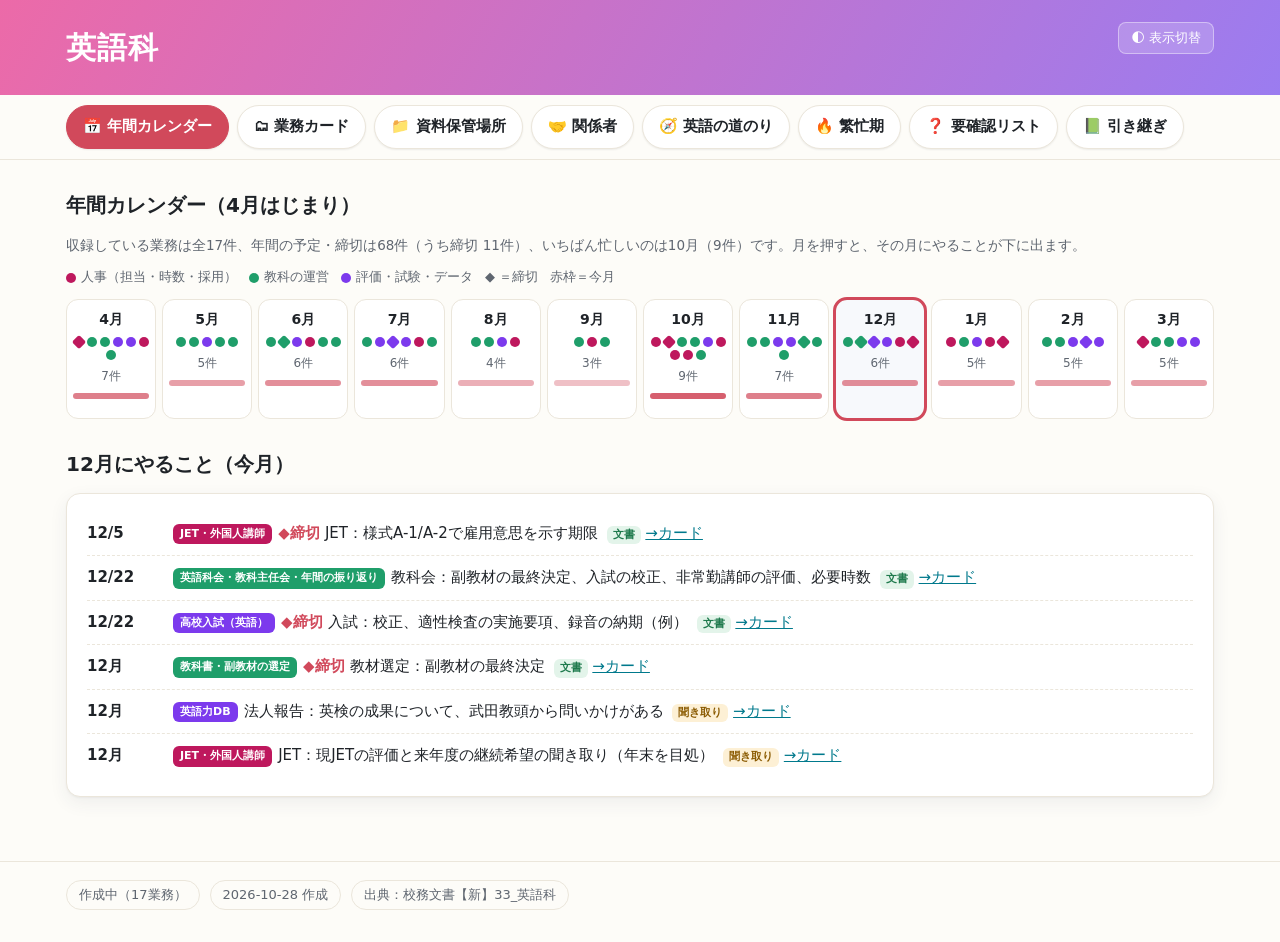
<file: hdb-96WJHQErrHXxQ9Q8/eigo.html>
<!doctype html>
<html lang="ja">
<head>
<meta charset="utf-8">
<meta name="viewport" content="width=device-width, initial-scale=1">
<title>英語科</title>
<link rel="icon" type="image/svg+xml" href="data:image/svg+xml,%3Csvg%20xmlns%3D%27http%3A%2F%2Fwww.w3.org%2F2000%2Fsvg%27%20viewBox%3D%270%200%2064%2064%27%3E%3Crect%20width%3D%2764%27%20height%3D%2764%27%20rx%3D%2714%27%20fill%3D%27%23d1495b%27%2F%3E%3Cg%20fill%3D%27none%27%20stroke%3D%27%23fff%27%20stroke-width%3D%273%27%20stroke-linecap%3D%27round%27%3E%3Ccircle%20cx%3D%2732%27%20cy%3D%2732%27%20r%3D%2716%27%2F%3E%3Cellipse%20cx%3D%2732%27%20cy%3D%2732%27%20rx%3D%277.5%27%20ry%3D%2716%27%2F%3E%3Cpath%20d%3D%27M16%2032h32%27%2F%3E%3Cpath%20d%3D%27M19.5%2022.5h25%27%2F%3E%3Cpath%20d%3D%27M19.5%2041.5h25%27%2F%3E%3C%2Fg%3E%3C%2Fsvg%3E">
<link rel="preconnect" href="https://fonts.googleapis.com">
<link rel="preconnect" href="https://fonts.gstatic.com" crossorigin>
<link href="https://fonts.googleapis.com/css2?family=Fraunces:opsz,wght@9..144,600;9..144,700&family=Shippori+Mincho+B1:wght@600;800&family=Zen+Kaku+Gothic+New:wght@400;500;700;900&display=swap" rel="stylesheet">
<link rel="stylesheet" href="style.css">
</head>
<body>
<body>
<header class="hero"><div class="wrap"><button id="theme">🌓 表示切替</button>
  <h1 id="ttl"></h1>
  <p id="sub"></p>
</div></header>
<nav class="tabs"><div class="wrap" id="tabs"></div></nav>
<div class="wrap">
  <section class="view" id="v-top"></section>
  <section class="view" id="v-cal"></section>
  <section class="view" id="v-handover"></section>
  <section class="view" id="v-cards"></section>
  <section class="view" id="v-people"></section>
  <section class="view" id="v-busy"></section>
  <section class="view" id="v-todo"></section>
  <section class="view" id="v-src"></section>
  <section class="view" id="v-story"></section>
  <section class="view" id="v-horizon"></section>
</div>
<footer class="p-footer"><div class="wrap"><div class="meta" id="meta"></div></div></footer>
<dialog id="dlg"></dialog>
<script src="data_eigo.js"></script>
<script src="story.js"></script>
<script src="app.js"></script>
</body>
</html>
</file>
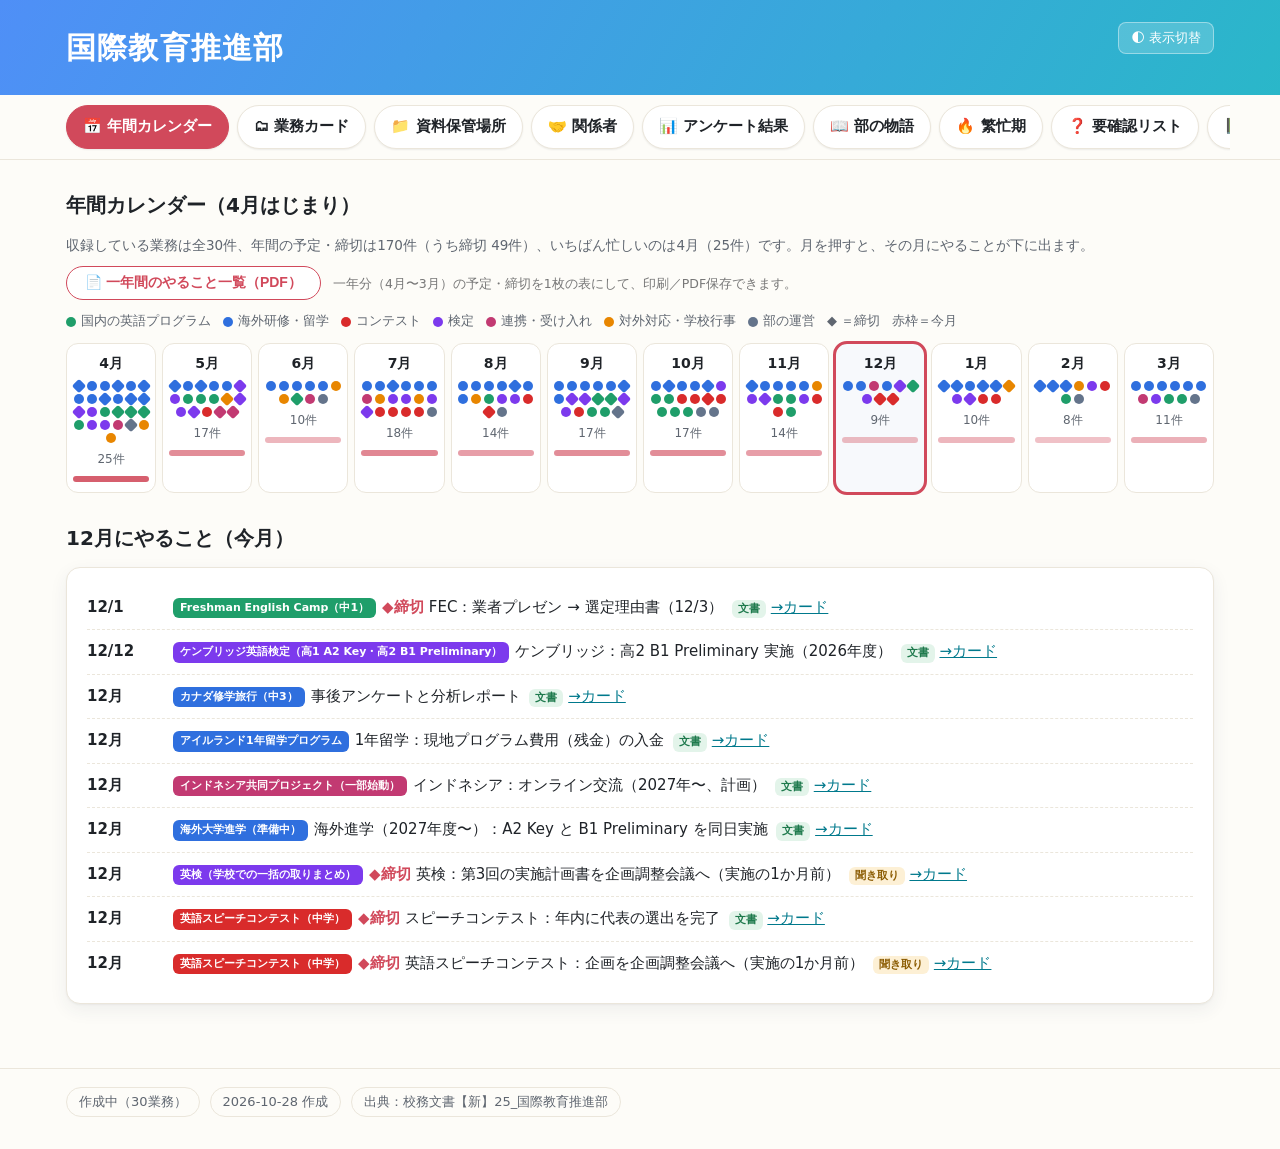
<file: hdb-96WJHQErrHXxQ9Q8/kokusai.html>
<!doctype html>
<html lang="ja">
<head>
<meta charset="utf-8">
<meta name="viewport" content="width=device-width, initial-scale=1">
<title>国際教育推進部</title>
<link rel="icon" type="image/svg+xml" href="data:image/svg+xml,%3Csvg%20xmlns%3D%27http%3A%2F%2Fwww.w3.org%2F2000%2Fsvg%27%20viewBox%3D%270%200%2064%2064%27%3E%3Cdefs%3E%3ClinearGradient%20id%3D%27g%27%20x1%3D%270%27%20y1%3D%270%27%20x2%3D%271%27%20y2%3D%271%27%3E%3Cstop%20offset%3D%270%27%20stop-color%3D%27%234f8ff7%27%2F%3E%3Cstop%20offset%3D%271%27%20stop-color%3D%27%232ab7c9%27%2F%3E%3C%2FlinearGradient%3E%3C%2Fdefs%3E%3Crect%20width%3D%2764%27%20height%3D%2764%27%20rx%3D%2714%27%20fill%3D%27url%28%23g%29%27%2F%3E%3Cg%20fill%3D%27none%27%20stroke%3D%27%23fff%27%20stroke-width%3D%273%27%20stroke-linecap%3D%27round%27%3E%3Ccircle%20cx%3D%2732%27%20cy%3D%2732%27%20r%3D%2716%27%2F%3E%3Cellipse%20cx%3D%2732%27%20cy%3D%2732%27%20rx%3D%277.5%27%20ry%3D%2716%27%2F%3E%3Cpath%20d%3D%27M16%2032h32%27%2F%3E%3Cpath%20d%3D%27M19.5%2022.5h25%27%2F%3E%3Cpath%20d%3D%27M19.5%2041.5h25%27%2F%3E%3C%2Fg%3E%3C%2Fsvg%3E">
<link rel="preconnect" href="https://fonts.googleapis.com">
<link rel="preconnect" href="https://fonts.gstatic.com" crossorigin>
<link href="https://fonts.googleapis.com/css2?family=Fraunces:opsz,wght@9..144,600;9..144,700&family=Shippori+Mincho+B1:wght@600;800&family=Zen+Kaku+Gothic+New:wght@400;500;700;900&display=swap" rel="stylesheet">
<link rel="stylesheet" href="style.css">
</head>
<body>
<body>
<header class="hero"><div class="wrap"><button id="theme">🌓 表示切替</button>
  <h1 id="ttl"></h1>
  <p id="sub"></p>
</div></header>
<nav class="tabs"><div class="wrap" id="tabs"></div></nav>
<div class="wrap">
  <section class="view" id="v-top"></section>
  <section class="view" id="v-cal"></section>
  <section class="view" id="v-handover"></section>
  <section class="view" id="v-cards"></section>
  <section class="view" id="v-people"></section>
  <section class="view" id="v-survey"></section>
  <section class="view" id="v-busy"></section>
  <section class="view" id="v-todo"></section>
  <section class="view" id="v-src"></section>
  <section class="view" id="v-story"></section>
  <section class="view" id="v-horizon"></section>
</div>
<footer class="p-footer"><div class="wrap"><div class="meta" id="meta"></div></div></footer>
<dialog id="dlg"></dialog>
<script src="data_kokusai.js"></script>
<script src="story.js"></script>
<script src="app.js"></script>
</body>
</html>
</file>
<file: hdb-96WJHQErrHXxQ9Q8/style.css>
:root{
  --bg:#fdfcf8; --panel:#ffffff; --ink:#1f2328; --muted:#5f6670; --line:#ebe6db;
  --accent:#d1495b; --accent2:#00798c; --soft:#f7f9fc;
  --c-abroad:#2f6fde; --c-program:#1f9e6a; --c-contest:#c2410c; --c-test:#7c3aed;
  --c-partner:#0e7490; --c-admin:#64748b; --c-event:#b45309; --c-hr:#be185d; --c-subject:#1f9e6a; --c-eval:#7c3aed;
  --doc:#1f7a4d; --docbg:#e3f4ea; --hear:#8a5a00; --hearbg:#fdf0d5; --unk:#9b1c1c; --unkbg:#fde5e5;
  --shadow:0 1px 2px rgba(0,0,0,.04),0 6px 18px rgba(40,60,90,.07);
}
:root[data-theme="dark"]{
  --bg:#16181d; --panel:#1f232a; --ink:#e8e6e1; --muted:#a3a9b3; --line:#30353e; --soft:#242930;
  --doc:#7fd6a4; --docbg:#1d3a2a; --hear:#f2c46b; --hearbg:#3d3018; --unk:#ff9a9a; --unkbg:#3f1e1e;
  --shadow:0 1px 2px rgba(0,0,0,.3),0 4px 14px rgba(0,0,0,.3);
}
*{box-sizing:border-box}
body{margin:0;background:var(--bg);color:var(--ink);font-family:"Hiragino Sans","Yu Gothic UI","Meiryo",system-ui,sans-serif;line-height:1.7;font-size:15px}
a{color:var(--accent2)}
.wrap{max-width:1180px;margin:0 auto;padding:0 16px 64px}
header.hero{background:linear-gradient(120deg,var(--hero1),var(--hero2));color:#fff;padding:22px 0 18px;margin-bottom:0}
header.hero .wrap{padding-bottom:0}
.hero h1{margin:0 0 4px;font-size:30px;letter-spacing:.04em}
.hero p{margin:0;opacity:.92}
.hero .meta{margin-top:14px;display:flex;gap:10px;flex-wrap:wrap;font-size:13px}
.hero .meta span{background:rgba(255,255,255,.18);border-radius:999px;padding:3px 12px}
nav.tabs{position:sticky;top:0;z-index:5;background:var(--bg);border-bottom:1px solid var(--line);margin-bottom:10px}
nav.tabs .wrap{display:flex;gap:8px;overflow-x:auto;padding-top:10px;padding-bottom:10px;align-items:center}
nav.tabs button{border:1.5px solid var(--line);background:var(--panel);color:var(--ink);font:inherit;font-weight:600;padding:8px 16px;cursor:pointer;border-radius:999px;white-space:nowrap;box-shadow:0 1px 2px rgba(0,0,0,.07)}
nav.tabs button:hover{border-color:var(--accent);color:var(--accent)}
nav.tabs button.on{background:var(--accent);border-color:var(--accent);color:#fff}
section.view{display:none}
section.view.on{display:block}
h2{font-size:20px;margin:28px 0 12px}
.panel{background:var(--panel);border:1px solid var(--line);border-radius:14px;box-shadow:var(--shadow);padding:18px 20px}
.grid{display:grid;gap:14px}
.g3{grid-template-columns:repeat(auto-fill,minmax(300px,1fr))}
.kpis{display:grid;grid-template-columns:repeat(auto-fit,minmax(150px,1fr));gap:12px}
.kpi{background:var(--panel);border:1px solid var(--line);border-radius:14px;padding:14px 16px;box-shadow:var(--shadow)}
.kpi b{display:block;font-size:28px;line-height:1.2}
.kpi small{color:var(--muted)}
/* month ribbon */
.ribbon{display:grid;grid-template-columns:repeat(12,minmax(0,1fr));gap:6px}
.mon{background:var(--panel);border:1px solid var(--line);border-radius:12px;padding:8px 6px 10px;min-height:120px;cursor:pointer;transition:transform .12s}
.mon:hover{transform:translateY(-2px)}
.mon.now{outline:3px solid var(--accent);outline-offset:-1px}
.mon.sel{background:var(--soft)}
.mon h4{margin:0 0 6px;text-align:center;font-size:14px}
.mon .dots{display:flex;flex-wrap:wrap;gap:3px;justify-content:center}
.dot{width:10px;height:10px;border-radius:50%}
.dot.dl{border-radius:2px;transform:rotate(45deg)}
.mon .cnt{text-align:center;font-size:12px;color:var(--muted);margin-top:6px}
.heat{height:6px;border-radius:3px;margin-top:6px;background:var(--accent);opacity:.15}
@media (max-width:760px){.ribbon{grid-template-columns:repeat(6,minmax(0,1fr))}.mon{min-height:90px}}
.legend{display:flex;flex-wrap:wrap;gap:12px;font-size:13px;color:var(--muted);margin:10px 0}
.legend i{display:inline-block;width:10px;height:10px;border-radius:50%;margin-right:5px;vertical-align:middle}
ul.events{list-style:none;margin:0;padding:0}
ul.events li{display:grid;grid-template-columns:76px 1fr;gap:10px;padding:9px 0;border-bottom:1px dashed var(--line)}
ul.events li:last-child{border-bottom:0}
.when{font-weight:700;font-variant-numeric:tabular-nums}
.tag{display:inline-block;font-size:11px;font-weight:700;border-radius:6px;padding:1px 7px;margin-right:6px;color:#fff;vertical-align:1px}
.dlmark{color:var(--accent);font-weight:700}
/* cards */
.filters{display:flex;flex-wrap:wrap;gap:8px;margin-bottom:14px}
.chip{border:1px solid var(--line);background:var(--panel);color:var(--ink);border-radius:999px;padding:5px 13px;font:inherit;font-size:13px;cursor:pointer}
.chip.on{background:var(--ink);color:var(--bg);border-color:var(--ink)}
.card{background:var(--panel);border:1px solid var(--line);border-radius:16px;box-shadow:var(--shadow);overflow:hidden;cursor:pointer;display:flex;flex-direction:column;transition:transform .12s}
.card:hover{transform:translateY(-3px)}
.card .bar{height:6px}
.card .in{padding:14px 16px 16px;display:flex;flex-direction:column;gap:6px;flex:1}
.card h3{margin:0;font-size:17px;display:flex;gap:8px;align-items:center}
.card .emo{font-size:22px}
.card p{margin:0;color:var(--muted);font-size:14px}
.card .foot{margin-top:auto;display:flex;gap:6px;flex-wrap:wrap;font-size:12px}
.pill{border-radius:999px;padding:1px 9px;background:var(--soft);border:1px solid var(--line);color:var(--muted)}
.pill.warn{background:var(--unkbg);color:var(--unk);border-color:transparent}
/* detail */
dialog{border:0;border-radius:18px;padding:0;max-width:880px;width:calc(100% - 24px);background:var(--panel);color:var(--ink);box-shadow:0 20px 60px rgba(0,0,0,.35)}
dialog::backdrop{background:rgba(10,12,16,.55)}
.dhead{padding:22px 24px 16px;color:#fff}
.dhead h2{margin:0;font-size:22px}
.dhead p{margin:4px 0 0;opacity:.92}
.dbody{padding:6px 24px 24px;max-height:72vh;overflow:auto}
.dbody h3{font-size:16px;margin:22px 0 8px;padding-left:10px;border-left:4px solid var(--accent)}
.dbody h4{font-size:15px;margin:16px 0 6px}
.close{position:absolute;z-index:1;right:14px;top:12px;border:0;background:rgba(255,255,255,.2);color:#fff;border-radius:50%;width:34px;height:34px;font-size:18px;cursor:pointer}
ol.flow{list-style:none;margin:0;padding:0;counter-reset:s}
ol.flow li{position:relative;padding:4px 0 14px 44px;counter-increment:s}
ol.flow li::before{content:counter(s);position:absolute;left:0;top:2px;width:30px;height:30px;border-radius:50%;background:var(--accent2);color:#fff;display:grid;place-items:center;font-weight:700;font-size:13px}
ol.flow li::after{content:"";position:absolute;left:14px;top:34px;bottom:0;border-left:2px dotted var(--line)}
ol.flow li:last-child::after{display:none}
.fw{font-size:12px;color:var(--muted);font-weight:700}
.decide{display:inline-block;margin-top:4px;font-size:13px;background:var(--hearbg);color:var(--hear);border-radius:8px;padding:2px 9px}
.appr{display:inline-block;margin-top:4px;font-size:13px;background:var(--soft);border:1px solid var(--line);border-radius:8px;padding:1px 9px}
table{border-collapse:collapse;width:100%;font-size:14px}
th,td{border-bottom:1px solid var(--line);padding:7px 8px;text-align:left;vertical-align:top}
th{color:var(--muted);font-weight:600;font-size:13px}
.src{display:inline-block;font-size:11px;font-weight:700;border-radius:6px;padding:0 6px;margin-left:4px;white-space:nowrap}
.src.doc{background:var(--docbg);color:var(--doc)}
.src.hear{background:var(--hearbg);color:var(--hear)}
.src.unk{background:var(--unkbg);color:var(--unk)}
.path{font-family:ui-monospace,Consolas,monospace;font-size:12px;color:var(--muted);word-break:break-all}
.copy{border:1px solid var(--line);background:var(--soft);color:var(--ink);border-radius:6px;font-size:11px;padding:0 6px;cursor:pointer;margin-left:4px}
.note{background:var(--soft);border:1px solid var(--line);border-radius:10px;padding:10px 12px;margin:8px 0}
.callout{border-left:4px solid var(--accent);background:var(--soft);padding:10px 14px;border-radius:0 10px 10px 0;margin:10px 0;font-size:14px}
.toolbar{display:none}
.toolbar button{border:1px solid var(--line);background:var(--panel);color:var(--ink);border-radius:8px;padding:4px 10px;font:inherit;font-size:13px;cursor:pointer}
@media print{nav.tabs,.toolbar,.filters{display:none} section.view{display:block!important} .mon{min-height:auto}}
/* 英語の道のり（story.js） */
#v-story .panel{margin-bottom:14px}
.st-cover{background:var(--panel);border:1px solid var(--line);border-radius:16px;box-shadow:var(--shadow);padding:24px 26px;margin-bottom:14px}
.st-eyebrow{color:var(--accent2);font-weight:700;font-size:13px;letter-spacing:.06em}
.st-title{font-size:30px;margin:6px 0 2px}
.st-sub{color:var(--muted);font-weight:600}
.st-lead{margin:14px 0 18px}
.st-fig{margin:0;border:1px solid var(--line);border-radius:14px;overflow:hidden}
.st-fig img{display:block;width:100%;height:auto}
.st-fig figcaption{padding:8px 14px;font-size:13px;color:var(--muted)}
.st-head{margin:34px 0 14px}
.st-head h2{margin:2px 0 6px;font-size:23px}
.st-head p{margin:0;color:var(--muted)}
.st-kick{color:var(--accent);font-weight:700;font-size:12px;letter-spacing:.08em}
.st-h3{font-size:18px;margin:26px 0 12px}
.st-side{display:grid;grid-template-columns:minmax(0,3fr) minmax(0,2fr);gap:14px;align-items:start}
.st-side.st-even{grid-template-columns:repeat(2,minmax(0,1fr))}
.st-prose p:first-child{margin-top:0}
.st-prose p:last-child{margin-bottom:0}
.st-aside h3,.st-block h3{margin:0 0 8px;font-size:17px}
.st-list{margin:0;padding-left:1.2em}
.st-list li{margin:6px 0}
.st-support{margin:12px 0 0;font-size:14px;font-weight:700}
.st-aside ol.flow li{padding-bottom:10px}
.st-tiles{display:grid;gap:12px;margin-bottom:14px}
.st-t4{grid-template-columns:repeat(auto-fit,minmax(200px,1fr))}
.st-t3{grid-template-columns:repeat(auto-fit,minmax(260px,1fr))}
.st-tile{background:var(--panel);border:1px solid var(--line);border-radius:14px;box-shadow:var(--shadow);padding:14px 16px}
.st-tile b{display:block;font-size:18px;line-height:1.4}
.st-tile em{display:block;font-style:normal;font-weight:700;font-size:22px;color:var(--accent2)}
.st-tile p{margin:6px 0 0;font-size:14px;color:var(--muted)}
.st-tile small{display:block;margin-top:8px;color:var(--accent2);font-weight:700}
.st-tile.dark{background:linear-gradient(120deg,var(--hero1),var(--hero2));border-color:transparent;color:#fff}
.st-tile.dark p{color:#fff;opacity:.92}
.st-stack div{border-radius:10px;padding:10px 14px;margin-top:8px;font-size:14px}
.st-stack .top{background:var(--hearbg)}
.st-stack .mid{background:var(--docbg)}
.st-stack .base{background:var(--soft);border:1px solid var(--line)}
.st-quote{font-size:21px;font-weight:700;line-height:1.5;margin:0 0 8px;color:var(--accent2)}
.st-scroll{overflow-x:auto}
.st-scroll table{min-width:620px}
.st-scroll th small{font-weight:400}
.st-small{font-size:13px;color:var(--muted)}
/* ロードマップの学年切替 */
.st-grades>input{position:absolute;opacity:0;pointer-events:none}
.st-gtabs{display:flex;gap:8px;margin-bottom:12px}
.st-gtabs label{border:1px solid var(--line);background:var(--panel);border-radius:999px;padding:5px 16px;font-weight:600;cursor:pointer}
#st-r1:checked~.st-gtabs label[for=st-r1],#st-r2:checked~.st-gtabs label[for=st-r2],#st-r3:checked~.st-gtabs label[for=st-r3]{background:var(--ink);color:var(--bg);border-color:var(--ink)}
.st-g{display:none}
#st-r1:checked~.st-g1,#st-r2:checked~.st-g2,#st-r3:checked~.st-g3{display:block}
.st-step{color:var(--accent);font-weight:700;font-size:13px}
.st-g h3{margin:2px 0 4px;font-size:21px}
.st-tag{display:inline-block;background:var(--soft);border:1px solid var(--line);border-radius:8px;padding:1px 10px;font-size:13px;margin-bottom:12px}
.st-aim{background:var(--docbg);border-radius:12px;padding:12px 14px}
.st-aim small{font-weight:700;color:var(--doc)}
.st-aim b{display:block;font-size:17px;line-height:1.5}
.st-aim p{margin:8px 0 0;font-size:14px}
/* 物差し */
.st-scale{overflow-x:auto;padding-bottom:4px}
.st-bands{display:grid;grid-template-columns:repeat(5,1fr);min-width:560px;border-radius:12px;overflow:hidden}
.st-bands div{padding:10px 4px;text-align:center;color:#fff}
.st-bands div:nth-child(1){background:#6f8ba3}
.st-bands div:nth-child(2){background:#3f7a8a}
.st-bands div:nth-child(3){background:#12796b}
.st-bands div:nth-child(4){background:#1a5e55}
.st-bands div:nth-child(5){background:#163a5f}
.st-bands b{display:block;font-size:20px;line-height:1.3}
.st-bands small{display:block;opacity:.85;font-size:12px}
.st-bands span{font-size:12px;font-weight:700}
.st-marks{position:relative;min-width:560px;height:58px;margin-bottom:6px}
.st-marks span{position:absolute;top:6px;max-width:150px;transform:translateX(-50%);padding-top:6px;text-align:center;font-size:12px;line-height:1.35;color:var(--muted)}
.st-marks span::before{content:"";position:absolute;top:0;left:50%;height:5px;border-left:2px solid var(--ink)}
.st-pills{display:flex;flex-wrap:wrap;gap:8px}
.st-pills span{background:var(--soft);border:1px solid var(--line);border-radius:999px;padding:2px 12px;font-size:13px;font-weight:600}
/* 大学リスト */
.st-unis{display:grid;grid-template-columns:repeat(auto-fill,minmax(340px,1fr));gap:14px;align-items:start}
#v-story .st-uni{margin:0}
.st-uni h4{margin:0 0 6px;font-size:17px}
.st-uni h5,.st-entry h5{margin:10px 0 2px;font-size:14px}
.st-uni p{margin:0;font-size:14px}
.st-uni p.st-from{margin-top:8px}
.st-from{display:block;font-size:12px;color:var(--muted)}
.st-chips{display:flex;flex-wrap:wrap;gap:6px}
.st-chip{display:inline-block;border-radius:999px;padding:0 10px;font-size:12px;font-weight:700}
.st-chip.cat{background:var(--soft);border:1px solid var(--line)}
.st-chip.ok{background:var(--docbg);color:var(--doc)}
.st-chip.warn{background:var(--hearbg);color:var(--hear)}
.st-chip.no{background:var(--unkbg);color:var(--unk)}
.st-tier b,.st-tierlabel{font-weight:700}
.st-tier.t1 b,.st-tierlabel.t1{color:var(--accent)}
.st-tier.t2 b,.st-tierlabel.t2{color:var(--accent2)}
.st-tier.t3 b,.st-tierlabel.t3{color:var(--doc)}
.st-country summary,.st-faq summary{cursor:pointer;font-weight:600}
.st-country summary b{font-size:17px}
.st-country[open] summary,.st-faq details[open] summary{margin-bottom:8px}
.st-entry{display:grid;grid-template-columns:84px minmax(0,1fr);gap:10px;padding:10px 0;border-bottom:1px dashed var(--line);font-size:14px}
.st-entry:last-child{border-bottom:0}
.st-entry h5{margin-top:0}
.st-entry p{margin:2px 0}
.st-steps{display:grid;grid-template-columns:1fr auto 1fr auto 1fr;gap:10px;align-items:center}
.st-steps div{background:var(--soft);border:1px solid var(--line);border-radius:10px;padding:10px 12px}
.st-steps p{margin:4px 0 0;font-size:14px}
.st-steps i{font-style:normal;color:var(--muted)}
#v-story .st-faq details{margin-bottom:8px;padding:12px 18px}
.st-faq p{margin:0}
.st-close{background:linear-gradient(120deg,var(--hero1),var(--hero2));color:#fff;border-radius:16px;padding:24px 26px;margin-top:34px}
.st-close h2{margin:0 0 8px}
.st-close p{margin:8px 0 0}
.st-foot{margin-top:14px;font-size:12px;color:var(--muted)}
.st-foot p{margin:6px 0 0}
@media (max-width:760px){.st-side,.st-side.st-even{grid-template-columns:minmax(0,1fr)}.st-unis{grid-template-columns:minmax(0,1fr)}.st-steps{grid-template-columns:minmax(0,1fr)}.st-steps i{display:none}.st-entry{grid-template-columns:minmax(0,1fr);gap:2px}}
@media print{.st-gtabs{display:none} .st-g{display:block!important}}
.st-fees{margin-top:14px;display:grid;gap:7px}
.st-feehead{font-size:12px;font-weight:700;color:var(--muted);margin-top:8px}
.st-feebar{display:grid;grid-template-columns:minmax(0,15em) minmax(0,1fr) 6.5em;gap:10px;align-items:center;font-size:13px}
.st-feetrack{height:14px;background:var(--soft);border-radius:999px;overflow:hidden}
.st-feetrack span{display:block;height:100%;background:var(--accent2);border-radius:999px}
.st-feebar.jp .st-feetrack span{background:var(--c-event)}
.st-feeval{font-weight:700;text-align:right;white-space:nowrap}
@media (max-width:760px){.st-feebar{grid-template-columns:minmax(0,1fr) 6.5em}.st-feetrack{grid-column:1/-1;order:3}}

/* 繁忙期タブ */
.bz-periods{grid-template-columns:repeat(auto-fit,minmax(280px,1fr))}
.bz-t{margin:0 0 6px;font-size:15px}
.bz-periods p{margin:0;font-size:14px}
@media (max-width:600px){.bz-stack,.bz-stack tbody{display:block}.bz-stack tr:first-child{display:none}.bz-stack tr{display:block;padding:10px 0;border-bottom:1px solid var(--line)}.bz-stack td{display:block;border:0;padding:2px 0}}

/* ヘッダー内の表示切替とフッター（作成中・作成日・出典はフッターへ） */
header.hero .wrap{position:relative}
#theme{position:absolute;top:0;right:16px;background:rgba(255,255,255,.18);color:#fff;border:1px solid rgba(255,255,255,.4);border-radius:8px;padding:4px 12px;font:inherit;font-size:13px;cursor:pointer}
footer.p-footer{border-top:1px solid var(--line);padding:18px 0 8px;color:var(--muted);font-size:13px}
footer.p-footer .wrap{padding-bottom:24px}
footer.p-footer .meta{display:flex;gap:10px;flex-wrap:wrap}
footer.p-footer .meta span{border:1px solid var(--line);border-radius:999px;padding:3px 12px}
/* トップ画面（明言文・部のストーリー・入口・全体像） */
.p-statement{background:var(--panel);border:1px solid var(--line);border-radius:14px;padding:20px 22px;margin:16px 0 6px}
.p-note{margin:14px 0 0;padding-top:12px;border-top:1px dashed var(--line);font-size:13px;color:var(--muted)}
.p-statement h2{font-size:21px;line-height:1.5;margin:0 0 10px}
.p-statement p{color:var(--muted);line-height:1.8;margin:0}
.p-intro{background:var(--panel);border:1px solid var(--line);border-radius:14px;padding:16px 20px;margin:16px 0 6px}
.p-intro>summary{cursor:pointer;font-size:16.5px;font-weight:700;list-style:none;padding:2px 0}
.p-intro>summary::-webkit-details-marker{display:none}
.p-intro>summary::before{content:"\25B8 "}
.p-intro[open ]>summary::before{content:"\25BE "}
.p-intro .p-statement{background:none;border:none;border-radius:0;padding:10px 0 0;margin:0}
.p-intro-sub{font-size:16px;margin:16px 0 2px}
.p-steps,.p-stories{display:grid;grid-template-columns:repeat(auto-fit,minmax(230px,1fr));gap:12px;margin:8px 0 4px}
.p-step{display:flex;flex-direction:column;justify-content:flex-start;text-align:left;background:var(--panel);border:1px solid var(--line);border-radius:14px;padding:16px 18px;cursor:pointer;font:inherit;color:inherit}
.p-story{position:relative;display:flex;flex-direction:column;justify-content:flex-start;text-align:left;background:color-mix(in srgb,var(--accent) 7%,var(--panel));border:1px solid color-mix(in srgb,var(--accent) 42%,var(--line));border-radius:14px;padding:16px 42px 16px 18px;cursor:pointer;font:inherit;color:inherit}
.p-story::after{content:"›";position:absolute;right:16px;top:50%;transform:translateY(-50%);font-size:24px;font-weight:700;color:var(--accent);line-height:1}
.p-step:hover{border-color:var(--accent)}
.p-story:hover{border-color:var(--accent);background:color-mix(in srgb,var(--accent) 13%,var(--panel))}
.p-step b{display:block;font-size:16px;margin-bottom:6px}
.p-story b{display:block;font-size:16px;margin-bottom:6px;color:var(--accent)}
.p-step span,.p-story span{color:var(--muted);font-size:13.5px;line-height:1.7}
.p-map{display:grid;grid-template-columns:repeat(auto-fit,minmax(300px,1fr));gap:12px;margin:8px 0 4px}
.p-group{background:var(--panel);border:1px solid var(--line);border-radius:14px;padding:16px 18px}
.p-group h3{margin:0 0 6px;font-size:16px;border-left:4px solid var(--gc,var(--line));padding-left:10px}
.p-group p{color:var(--muted);font-size:13.5px;line-height:1.7;margin:0 0 10px}
.p-links a{display:inline-block;margin:0 6px 6px 0;padding:3px 10px;border:1px solid color-mix(in srgb,var(--gc,var(--line)) 50%,var(--line));background:color-mix(in srgb,var(--gc,var(--panel)) 7%,var(--panel));border-radius:999px;font-size:13px;text-decoration:none;color:inherit}
.p-links a:hover{border-color:var(--gc,var(--accent))}
.p-stats{color:var(--muted);font-size:13.5px;margin:6px 0 0}

/* ===== 英語の道のり（単体ページのデザインを #v-story にスコープして再現） ===== */
#v-story{
  color-scheme: light dark;
  --bg:#fbfaf7;
  --surface:#ffffff;
  --surface2:#eef4f1;
  --ink:#16222e;
  --ink2:#3d4f5f;
  --muted:#677a89;
  --line:#d9e2dd;
  --navy:#17365d;
  --navy-deep:#10263f;
  --teal:#0f766e;
  --teal-soft:#dcefeb;
  --amber:#c07f1f;
  --amber-soft:#f7e8cf;
  --rose:#b4533f;
  --shadow:0 18px 44px rgba(16,38,63,.10);
  --radius:18px;
}
@media (prefers-color-scheme: dark) and (max-width:0px){#v-story{
    --bg:#0d1620;
    --surface:#152231;
    --surface2:#182a3a;
    --ink:#eef3f6;
    --ink2:#c3d0da;
    --muted:#93a6b4;
    --line:#2b4154;
    --navy:#7fb0e0;
    --navy-deep:#0a1826;
    --teal:#4cc2b4;
    --teal-soft:#173c38;
    --amber:#e2a84e;
    --amber-soft:#3a2d16;
    --rose:#e08a76;
    --shadow:0 18px 44px rgba(0,0,0,.35);
  }

}
#v-story *{box-sizing:border-box}
#v-story{scroll-behavior:smooth}
#v-story{margin:0;background:var(--bg);color:var(--ink);font-family:"Zen Kaku Gothic New",system-ui,-apple-system,"Hiragino Kaku Gothic ProN",sans-serif;line-height:1.75;-webkit-font-smoothing:antialiased}
#v-story img{max-width:100%;display:block}
#v-story .wrap{max-width:1120px;margin:0 auto;padding:0 20px}
#v-story h1,#v-story h2,#v-story h3{font-family:"Shippori Mincho B1",serif;line-height:1.35;margin:0}
#v-story p{margin:0}
#v-story a{color:var(--teal)}
#v-story /* ---------- hero ---------- */
.hero{padding:44px 0 0}
#v-story .hero-kicker{display:flex;align-items:center;gap:12px;color:var(--teal);font-weight:900;font-size:.82rem;letter-spacing:.14em}
#v-story .hero-kicker::after{content:"";height:1px;flex:1;background:var(--line)}
#v-story .hero h1{font-size:clamp(2rem,5.6vw,3.4rem);font-weight:800;margin:16px 0 6px;letter-spacing:.01em}
#v-story .hero h1 .accent{color:var(--teal)}
#v-story .hero .en{font-family:"Fraunces",serif;font-size:clamp(.95rem,2vw,1.1rem);color:var(--muted);letter-spacing:.06em;margin-bottom:18px}
#v-story .hero .lead{font-size:clamp(1rem,2.2vw,1.13rem);color:var(--ink2)}
#v-story .hero .lead strong{color:var(--ink)}
#v-story .hero-img{margin:28px 0 0;border-radius:22px;overflow:hidden;box-shadow:var(--shadow);border:1px solid var(--line)}
#v-story .hero-img img{width:100%;height:auto}
#v-story .hero-img figcaption{margin:0;padding:10px 16px;background:var(--surface);font-size:.82rem;color:var(--muted)}
#v-story figure{margin:0}
#v-story /* key facts strip */
.facts{display:grid;grid-template-columns:repeat(4,1fr);gap:12px;margin:22px 0 8px}
#v-story .fact{background:var(--surface);border:1px solid var(--line);border-radius:14px;padding:16px 16px 13px}
#v-story .fact .num{font-family:"Fraunces",serif;font-size:1.55rem;font-weight:700;color:var(--navy);line-height:1.15}
#v-story .fact .num small{font-size:.85rem}
#v-story .fact .lbl{font-size:.83rem;color:var(--ink2);margin-top:4px;line-height:1.55}
#v-story .fact.hl{background:var(--navy-deep);border-color:var(--navy-deep)}
#v-story .fact.hl .num{color:#f2b95e}
#v-story .fact.hl .lbl{color:#d7e3ee}
#v-story /* ---------- sections ---------- */
section{padding:52px 0 6px}
#v-story .sec-head{margin-bottom:22px}
#v-story .sec-head .no{font-family:"Fraunces",serif;color:var(--amber);font-weight:700;font-size:.95rem;letter-spacing:.12em}
#v-story .sec-head h2{font-size:clamp(1.45rem,3.6vw,2rem);font-weight:800;margin-top:4px}
#v-story .sec-head p{color:var(--ink2);margin-top:8px}
#v-story .card{background:var(--surface);border:1px solid var(--line);border-radius:var(--radius);box-shadow:var(--shadow)}
#v-story /* story */
.story{display:grid;grid-template-columns:1.15fr .85fr;gap:18px;align-items:stretch}
#v-story .story .main{padding:28px}
#v-story .story .main p+p{margin-top:14px}
#v-story .story .main p{color:var(--ink2)}
#v-story .story .main strong{color:var(--ink)}
#v-story .story .side{background:var(--teal-soft);border:1px solid var(--line);border-radius:var(--radius);padding:24px}
#v-story .story .side h3{font-size:1.05rem;margin-bottom:10px;color:var(--ink)}
#v-story .story .side ul{margin:0;padding:0;list-style:none}
#v-story .story .side li{padding:9px 0;border-top:1px dashed var(--line);font-size:.93rem;color:var(--ink2)}
#v-story .story .side li:first-of-type{border-top:none}
#v-story .story .side b{color:var(--ink)}
#v-story /* roadmap tabs */
.tabs{display:flex;gap:8px;flex-wrap:wrap;margin-bottom:14px}
#v-story .tab{appearance:none;border:1px solid var(--line);background:var(--surface);color:var(--ink2);border-radius:999px;padding:10px 20px;font:inherit;font-weight:700;font-size:.95rem;cursor:pointer;transition:background .15s,color .15s,border-color .15s}
#v-story .tab .yr{font-family:"Fraunces",serif;margin-right:6px}
#v-story .tab[aria-selected="true"]{background:var(--navy-deep);color:#fff;border-color:var(--navy-deep)}
#v-story .tab:focus-visible{outline:3px solid var(--amber);outline-offset:2px}
#v-story .panel{display:none}
#v-story .panel.active{display:block}
#v-story .panel-inner{display:grid;grid-template-columns:.9fr 1.1fr;gap:0;overflow:hidden}
#v-story .panel .left{padding:28px;background:var(--surface2)}
#v-story .panel .right{padding:28px}
#v-story .panel .stage{font-family:"Fraunces",serif;font-size:.85rem;letter-spacing:.14em;color:var(--amber);font-weight:700}
#v-story .panel h3{font-size:1.4rem;margin:6px 0 10px}
#v-story .panel .exam{display:inline-block;background:var(--teal-soft);color:var(--ink);border-radius:8px;padding:4px 12px;font-weight:900;font-size:.9rem;margin-bottom:12px}
#v-story .panel p{color:var(--ink2)}
#v-story .panel ul{margin:14px 0 0;padding:0;list-style:none}
#v-story .panel li{position:relative;padding:7px 0 7px 26px;color:var(--ink2);border-top:1px dashed var(--line);font-size:.95rem}
#v-story .panel li:first-child{border-top:none}
#v-story .panel li::before{content:"";position:absolute;left:2px;top:15px;width:9px;height:9px;border-radius:50%;background:var(--teal)}
#v-story .panel li b{color:var(--ink)}
#v-story .target{margin-top:16px;background:var(--amber-soft);border-radius:12px;padding:14px 16px}
#v-story .target .t-lbl{font-size:.78rem;font-weight:900;letter-spacing:.1em;color:var(--amber)}
#v-story .target .t-val{font-weight:900;font-size:1.05rem;margin-top:2px}
#v-story .target .t-note{font-size:.85rem;color:var(--ink2)}
#v-story /* scale */
.scale-card{padding:26px 28px}
#v-story .scale-track{display:flex;border-radius:12px;overflow:hidden;border:1px solid var(--line);margin-top:8px}
#v-story .seg{flex:1;padding:14px 10px 12px;text-align:center;color:#fff;transition:filter .15s, transform .15s}
#v-story .seg .cefr{font-family:"Fraunces",serif;font-weight:700;font-size:1.3rem;line-height:1.1}
#v-story .seg .ces{font-size:.78rem;opacity:.92}
#v-story .seg .exam-name{font-size:.8rem;font-weight:700;margin-top:3px}
#v-story .seg[data-level="A2"]{background:#7d9db5}
#v-story .seg[data-level="B1"]{background:#3e7d8c}
#v-story .seg[data-level="B2"]{background:#0f766e}
#v-story .seg[data-level="C1"]{background:#175e54}
#v-story .seg[data-level="C2"]{background:#17365d}
#v-story .seg.dim{filter:saturate(.25) brightness(1.12);opacity:.55}
#v-story .scale-marks{position:relative;height:2.1em;font-size:.8rem;color:var(--muted);margin-top:6px}
#v-story .scale-marks span{position:absolute;top:0;transform:translateX(-50%);white-space:nowrap;text-align:center}
#v-story .scale-marks span::before{content:"";display:block;width:1px;height:6px;background:var(--muted);margin:0 auto 2px}
@media (max-width:560px){#v-story .scale-marks{height:3.6em;font-size:.72rem}
#v-story .scale-marks span[data-line="2"]{top:1.8em}

}
#v-story .scale-note{font-size:.88rem;color:var(--ink2);margin-top:14px}
#v-story .scale-legend{display:flex;gap:8px;flex-wrap:wrap;margin-top:14px}
#v-story .chip{font-size:.8rem;font-weight:700;border:1px solid var(--line);background:var(--surface2);border-radius:999px;padding:4px 12px;color:var(--ink2)}
#v-story .chip b{color:var(--teal)}
#v-story /* compare */
.table-wrap{overflow:hidden}
#v-story table{width:100%;border-collapse:collapse;font-size:.94rem}
#v-story th,#v-story td{padding:14px 16px;text-align:left;vertical-align:top;border-top:1px solid var(--line)}
#v-story thead th{border-top:none;background:var(--surface2);font-size:.95rem}
#v-story thead th .sub{display:block;font-weight:500;font-size:.8rem;color:var(--muted)}
#v-story tbody th{width:9.5em;color:var(--ink);font-weight:900;background:transparent}
#v-story td{color:var(--ink2)}
#v-story td b{color:var(--ink)}
#v-story .verdict{margin-top:16px;background:var(--surface);border:1px solid var(--line);border-radius:var(--radius);padding:22px 26px;display:grid;grid-template-columns:auto 1fr;gap:18px;align-items:center}
#v-story .verdict .big{font-family:"Shippori Mincho B1",serif;font-weight:800;font-size:1.25rem;color:var(--navy);white-space:nowrap}
#v-story .verdict p{color:var(--ink2)}
#v-story /* exits */
.exits{display:grid;grid-template-columns:repeat(3,1fr);gap:14px}
#v-story .exit{padding:24px}
#v-story .exit .ic{width:46px;height:46px;border-radius:12px;background:var(--teal-soft);display:grid;place-items:center;margin-bottom:14px}
#v-story .exit .ic svg{width:24px;height:24px;stroke:var(--teal)}
#v-story .exit h3{font-size:1.08rem;margin-bottom:8px}
#v-story .exit p{color:var(--ink2);font-size:.93rem}
#v-story .exit .tag{display:inline-block;margin-top:12px;font-size:.78rem;font-weight:900;color:var(--amber);letter-spacing:.06em}
#v-story /* support */
.support{display:grid;grid-template-columns:repeat(3,1fr);gap:14px}
#v-story .sup{padding:22px;text-align:left}
#v-story .sup .yen{font-family:"Fraunces",serif;font-size:1.7rem;font-weight:700;color:var(--navy);line-height:1.2}
#v-story .sup h3{font-size:1.02rem;margin:4px 0 6px}
#v-story .sup p{color:var(--ink2);font-size:.9rem}
#v-story .sup.free{background:var(--teal-soft)}
#v-story .sup.free .yen{color:var(--teal)}
#v-story /* fee flow */
.flow{margin-top:14px;padding:24px 26px}
#v-story .flow h3{font-size:1.05rem;margin-bottom:14px}
#v-story .flow ol{margin:0;padding:0;list-style:none;display:grid;grid-template-columns:1fr auto 1fr auto 1fr;gap:12px;align-items:stretch}
#v-story .flow li{background:var(--surface2);border-radius:12px;padding:14px 16px;font-size:.9rem;line-height:1.65;color:var(--ink2)}
#v-story .flow li b{display:block;font-size:.95rem;color:var(--ink);margin-bottom:4px}
#v-story .flow .arrow{align-self:center;color:var(--amber);font-weight:900;font-size:1.15rem;background:none;padding:0}
#v-story /* faq */
.faq details{background:var(--surface);border:1px solid var(--line);border-radius:14px;padding:0 20px;margin-bottom:10px}
#v-story .faq summary{cursor:pointer;font-weight:900;padding:16px 0;list-style:none;display:flex;justify-content:space-between;gap:12px;align-items:center}
#v-story .faq summary::-webkit-details-marker{display:none}
#v-story .faq summary::after{content:"＋";color:var(--teal);font-weight:900;flex:none}
#v-story .faq details[open ] summary::after{content:"－"}
#v-story .faq details p{color:var(--ink2);padding:0 0 18px;font-size:.94rem}
#v-story .faq details p strong{color:var(--ink)}
#v-story /* closing */
.closing{margin:54px 0 0;background:var(--navy-deep);color:#eaf1f7;border-radius:22px;padding:34px 30px;box-shadow:var(--shadow)}
#v-story .closing h2{color:#fff;font-size:clamp(1.3rem,3.2vw,1.7rem);margin-bottom:12px}
#v-story .closing p{color:#c9d8e5}
#v-story .closing p+p{margin-top:10px}
#v-story .closing strong{color:#f2b95e}
#v-story /* pdf download */
.pdf-dl{margin:26px 0 0;display:flex;flex-wrap:wrap;gap:12px;align-items:center;background:var(--surface);border:1px solid var(--line);border-radius:var(--radius);padding:20px 24px}
#v-story .pdf-dl .t{font-weight:900;font-family:"Shippori Mincho B1",serif;font-size:1.05rem}
#v-story .pdf-dl .d{color:var(--ink2);font-size:.9rem;flex:1;min-width:220px}
#v-story .pdf-dl a.btn{display:inline-block;background:var(--navy-deep);color:#fff;text-decoration:none;font-weight:900;font-size:.92rem;border-radius:999px;padding:11px 22px}
#v-story .pdf-dl a.btn:focus-visible{outline:3px solid var(--amber);outline-offset:2px}
#v-story footer{padding:26px 0 44px;color:var(--muted);font-size:.82rem}
#v-story footer p+p{margin-top:6px}
#v-story /* ---------- university lists ---------- */
.update-box{border:1px solid var(--line);border-left:5px solid var(--amber);background:var(--surface);border-radius:12px;padding:16px 20px;margin-bottom:18px;font-size:.9rem;color:var(--ink2)}
#v-story .update-box b{color:var(--ink)}
#v-story .stat-row{display:grid;grid-template-columns:repeat(3,1fr);gap:12px;margin-bottom:14px}
#v-story .stat{background:var(--surface);border:1px solid var(--line);border-radius:14px;padding:16px}
#v-story .stat .n{font-family:"Fraunces",serif;font-size:1.5rem;font-weight:700;color:var(--navy);line-height:1.2}
#v-story .stat p{font-size:.86rem;color:var(--ink2);margin-top:4px}
#v-story .grade-row{display:grid;grid-template-columns:repeat(3,1fr);gap:12px;margin-bottom:18px}
#v-story .grade{background:var(--surface2);border-radius:12px;padding:14px 16px;font-size:.88rem;color:var(--ink2)}
#v-story .grade b{display:block;color:var(--ink);font-size:.95rem;margin-bottom:3px}
#v-story .grade .big{font-family:"Fraunces",serif;font-size:1.3rem;color:var(--teal);font-weight:700}
#v-story .filters{display:flex;gap:8px;flex-wrap:wrap;margin:6px 0 16px}
#v-story .fbtn{appearance:none;border:1px solid var(--line);background:var(--surface);color:var(--ink2);border-radius:999px;padding:8px 16px;font:inherit;font-weight:700;font-size:.86rem;cursor:pointer}
#v-story .fbtn[aria-pressed="true"]{background:var(--navy-deep);color:#fff;border-color:var(--navy-deep)}
#v-story .fbtn:focus-visible{outline:3px solid var(--amber);outline-offset:2px}
#v-story .uni-group{font-family:"Shippori Mincho B1",serif;font-size:1.15rem;font-weight:800;margin:22px 0 12px}
#v-story .uni-grid{display:grid;grid-template-columns:1fr 1fr;gap:12px}
#v-story .uni{background:var(--surface);border:1px solid var(--line);border-radius:14px;padding:16px 18px}
#v-story .uni[hidden]{display:none}
#v-story .uni h4{margin:0 0 6px;font-size:1rem;font-family:"Zen Kaku Gothic New",sans-serif;font-weight:900}
#v-story .uni .tags{display:flex;gap:6px;flex-wrap:wrap;margin-bottom:8px}
#v-story .badge{font-size:.72rem;font-weight:900;border-radius:999px;padding:2px 9px;letter-spacing:.03em}
#v-story .badge.gen{background:var(--amber-soft);color:var(--amber)}
#v-story .badge.rec{background:var(--teal-soft);color:var(--teal)}
#v-story .badge.cam-yes{background:#dcefe4;color:#14663f}
#v-story .badge.cam-no{background:#f6e0da;color:#9c3a28}
#v-story .badge.cam-unk{background:var(--surface2);color:var(--muted)}
@media (prefers-color-scheme: dark) and (max-width:0px){#v-story .badge.cam-yes{background:#173c2e;color:#7fd6a8}
#v-story .badge.cam-no{background:#40231d;color:#e8a08e}}
#v-story .uni dl{margin:0;font-size:.86rem;color:var(--ink2);line-height:1.65}
#v-story .uni dt{font-weight:900;color:var(--ink);margin-top:6px}
#v-story .uni dd{margin:0}
#v-story .uni .src{margin-top:10px;font-size:.76rem}
#v-story .uni .src a{color:var(--muted);text-decoration:underline}
#v-story details.country{background:var(--surface);border:1px solid var(--line);border-radius:14px;margin-bottom:10px;padding:0 20px}
#v-story details.country summary{cursor:pointer;font-weight:900;padding:16px 0;list-style:none;display:flex;justify-content:space-between;gap:12px;align-items:center;font-family:"Shippori Mincho B1",serif;font-size:1.05rem}
#v-story details.country summary::-webkit-details-marker{display:none}
#v-story details.country summary::after{content:"＋";color:var(--teal);font-weight:900;flex:none;font-family:"Zen Kaku Gothic New",sans-serif}
#v-story details.country[open ] summary::after{content:"－"}
#v-story .country-body{padding:0 0 18px}
#v-story .country-note{font-size:.9rem;color:var(--ink2);background:var(--surface2);border-radius:10px;padding:12px 14px;margin-bottom:12px}
#v-story .ov-row{display:grid;grid-template-columns:4.2em 1fr;gap:4px 12px;padding:10px 0;border-top:1px dashed var(--line);font-size:.88rem;color:var(--ink2)}
#v-story .ov-row:first-of-type{border-top:none}
#v-story .ov-row .lv{font-weight:900;color:var(--amber);font-size:.8rem;padding-top:2px}
#v-story .ov-row .lv.fit{color:var(--teal)}
#v-story .ov-row .lv.safe{color:var(--navy)}
#v-story .ov-row b{color:var(--ink)}
#v-story .ov-row .meta{display:block;font-size:.84rem}
#v-story .cross{display:grid;grid-template-columns:1fr 1fr;gap:12px;margin-bottom:18px}
#v-story .cross .card{padding:20px 22px}
#v-story .cross h3{font-size:1rem;margin-bottom:8px}
#v-story .cross p,#v-story .cross li{font-size:.88rem;color:var(--ink2)}
#v-story .cross ul{margin:0;padding-left:1.2em}
#v-story .cef-table{font-size:.88rem}
#v-story /* fee comparison (Japan vs overseas) */
.fee-cmp{padding:26px 28px;margin-bottom:18px}
#v-story .fee-cmp h3{font-size:1.15rem;margin-bottom:8px}
#v-story .fee-cmp .intro{font-size:.92rem;color:var(--ink2)}
#v-story .fee-cmp .src-note{font-size:.82rem;color:var(--muted);margin-top:12px}
#v-story .fee-bars{margin-top:20px;display:grid;gap:9px}
#v-story .fee-bars .fb-head{font-size:.8rem;font-weight:900;letter-spacing:.08em;color:var(--muted);margin-top:8px}
#v-story .fee-bars .fb-head:first-child{margin-top:0}
#v-story .fee-bar{display:grid;grid-template-columns:15em 1fr 7em;gap:12px;align-items:center;font-size:.88rem}
#v-story .fee-bar .fb-name{color:var(--ink2);line-height:1.45}
#v-story .fee-bar .fb-name b{color:var(--ink)}
#v-story .fee-bar .fb-track{height:16px;background:var(--surface2);border-radius:999px;overflow:hidden}
#v-story .fee-bar .fb-fill{height:100%;background:var(--teal);border-radius:999px}
#v-story .fee-bar.jp .fb-fill{background:var(--amber)}
#v-story .fee-bar .fb-val{font-family:"Fraunces",serif;font-weight:700;text-align:right;color:var(--ink);white-space:nowrap}
@media (max-width:640px){#v-story .fee-bar{grid-template-columns:1fr 7.2em;grid-template-rows:auto auto}
#v-story .fee-bar .fb-val{font-size:.9rem}
#v-story .fee-bar .fb-track{grid-column:1/-1;order:3}
#v-story .fee-cmp{padding:20px}}
@media (max-width:860px){#v-story .uni-grid,#v-story .stat-row,#v-story .grade-row,#v-story .cross{grid-template-columns:1fr}}
@media (max-width:700px){#v-story .table-wrap thead tr,#v-story .table-wrap tbody tr{display:grid;grid-template-columns:1fr 1fr 1fr}
#v-story .table-wrap thead th:first-child{display:none}
#v-story .table-wrap tbody th{grid-column:1/-1;width:auto;background:var(--surface2)}
#v-story .table-wrap th,#v-story .table-wrap td{padding:10px 8px;font-size:.82rem;line-height:1.55}

}
@media (max-width:860px){#v-story .facts{grid-template-columns:repeat(2,1fr)}
#v-story .story,#v-story .panel-inner{grid-template-columns:1fr}
#v-story .exits,#v-story .support{grid-template-columns:1fr}
#v-story .verdict{grid-template-columns:1fr;gap:6px}
#v-story .verdict .big{white-space:normal}
#v-story .scale-track{flex-wrap:wrap}
#v-story .seg{flex:1 1 33%}
#v-story th,#v-story td{padding:12px}
#v-story tbody th{width:7.5em}
#v-story .flow ol{grid-template-columns:1fr}
#v-story .flow .arrow{transform:rotate(90deg);justify-self:center}

}
@media (max-width:560px){#v-story .hero h1{font-size:1.78rem;line-height:1.45}
#v-story .hero{padding-top:30px}

}
@media (prefers-reduced-motion: reduce){#v-story{scroll-behavior:auto}
#v-story *{transition:none !important}

}
#v-story /* ---------- print / PDF (A4) ---------- */
@page{size:A4;margin:13mm;
  @bottom-left{content:"東洋大学京北高等学校 ― 高校3年間の英語の道のり（配布用）";font-size:7.5pt;color:#677a89}
  @bottom-right{content:counter(page) " / " counter(pages);font-size:7.5pt;color:#677a89}
}
@media print{#v-story{background:#fff;font-size:10pt;line-height:1.6;-webkit-print-color-adjust:exact;print-color-adjust:exact}
#v-story .wrap{max-width:none;padding:0}
#v-story .tabs,#v-story .pdf-dl,#v-story .filters{display:none !important}
#v-story .panel{display:block !important;margin-bottom:12px;break-inside:avoid;page-break-inside:avoid}
#v-story .panel[hidden]{display:block !important}
#v-story .faq details>p,#v-story details.country .country-body{display:block !important}
#v-story section{padding:20px 0 2px}
#v-story /* 印刷・PDFでは影をすべて外す。影のぼかしが枠の外へ大きく広がり、太いグレーの枠に見えてしまうため（特に紺色の .closing） */
  *{box-shadow:none !important}
#v-story .hero{padding-top:4px}
#v-story .closing{margin-top:24px;border-radius:14px}
#v-story p,#v-story li{orphans:3;widows:3}
#v-story /* 印刷時は余白を少し締め、見出しと直後のカードが同じページに収まりやすくする */
  .story .main{padding:22px}
#v-story .story .side{padding:20px}
#v-story .panel .left,#v-story .panel .right{padding:20px}
#v-story .panel li{padding:5px 0 5px 26px}
#v-story .panel li::before{top:13px}
#v-story .scale-card{padding:20px 22px}
#v-story .flow{padding:20px 22px}
#v-story .exit,#v-story .sup{padding:20px}
#v-story .uni{padding:14px 16px}
#v-story .verdict{padding:18px 22px}
#v-story .closing{padding:28px 26px}
#v-story /* 見出しだけがページ末尾に残らないようにする */
  .sec-head{margin-bottom:16px;break-inside:avoid;page-break-inside:avoid;break-after:avoid;page-break-after:avoid}
#v-story h2,#v-story h3{break-after:avoid;page-break-after:avoid}
#v-story /* カード類は丸ごと1ページに収め、ページをまたがない */
  .card,#v-story .fact,#v-story .hero-img,#v-story .facts,#v-story .story,#v-story .story .main,#v-story .story .side,#v-story .scale-card,#v-story .scale-track,#v-story .target,#v-story .verdict,#v-story .flow,#v-story .flow li,#v-story .closing,#v-story .faq details,#v-story .update-box,#v-story .country-note,#v-story .ov-row,#v-story .uni,#v-story .grade,#v-story .stat,#v-story .stat-row,#v-story .grade-row,#v-story .exit,#v-story .sup,#v-story .exits,#v-story .support,#v-story .cross .card{break-inside:avoid;page-break-inside:avoid}
#v-story /* 表は丸ごと1ページに収める。やむを得ず分かれる場合も行の途中では割らず、見出し行を次ページに繰り返す */
  table{break-inside:avoid;page-break-inside:avoid;font-size:.85rem}
#v-story thead{display:table-header-group}
#v-story tr{break-inside:avoid;page-break-inside:avoid}
#v-story th,#v-story td{padding:8px 10px}
#v-story /* 配布用PDF：大学リストもすべて展開して印刷する */
  .uni[hidden]{display:block !important}
#v-story .uni-grid{grid-template-columns:1fr 1fr}
#v-story .uni dl{font-size:.82rem}
#v-story .uni-group{break-after:avoid;page-break-after:avoid}
#v-story .fee-cmp{break-inside:auto}
#v-story .fee-bar,#v-story .fee-bars .fb-head{break-inside:avoid;page-break-inside:avoid}
#v-story details.country{break-inside:auto;margin-bottom:14px}
#v-story details.country summary{break-after:avoid;page-break-after:avoid}
#v-story .faq summary{break-after:avoid;page-break-after:avoid}

}


#v-story header.hero{background:none;color:inherit;margin:0}


/* ===== 世界に視野を広げる（単体ページのデザインを #v-horizon にスコープして再現） ===== */
#v-horizon{
  color-scheme: light dark;
  --bg:#fbfaf7; --surface:#ffffff; --surface2:#eef4f1;
  --ink:#16222e; --ink2:#3d4f5f; --muted:#677a89; --line:#d9e2dd;
  --navy:#17365d; --teal:#0f766e; --teal-soft:#dcefeb;
  --amber:#c07f1f; --amber-soft:#f7e8cf;
  --shadow:0 18px 44px rgba(16,38,63,.10); --radius:18px;
}
@media (prefers-color-scheme: dark) and (max-width:0px){#v-horizon{ --bg:#0d1620; --surface:#152231; --surface2:#182a3a; --ink:#eef3f6; --ink2:#c3d0da; --muted:#93a6b4; --line:#2b4154; --navy:#7fb0e0; --teal:#4cc2b4; --teal-soft:#173c38; --amber:#e2a84e; --amber-soft:#3a2d16; --shadow:0 18px 44px rgba(0,0,0,.35); }

}
#v-horizon *{box-sizing:border-box}
#v-horizon{margin:0;background:var(--bg);color:var(--ink);font-family:"Zen Kaku Gothic New",system-ui,-apple-system,"Hiragino Kaku Gothic ProN",sans-serif;line-height:1.85;-webkit-font-smoothing:antialiased}
#v-horizon .wrap{max-width:880px;margin:0 auto;padding:0 20px}
#v-horizon h1,#v-horizon h2,#v-horizon h3{font-family:"Shippori Mincho B1",serif;line-height:1.4;margin:0}
#v-horizon p{margin:0}
#v-horizon .hero{padding:52px 0 6px}
#v-horizon .hero-kicker{display:flex;align-items:center;gap:12px;color:var(--teal);font-weight:900;font-size:.82rem;letter-spacing:.14em}
#v-horizon .hero-kicker::after{content:"";height:1px;flex:1;background:var(--line)}
#v-horizon .hero h1{font-size:clamp(2.1rem,6vw,3.4rem);font-weight:800;margin:18px 0 6px}
#v-horizon .hero h1 .accent{color:var(--teal)}
#v-horizon .hero .en{font-family:"Fraunces",serif;font-size:clamp(.95rem,2vw,1.1rem);color:var(--muted);letter-spacing:.06em;margin-bottom:18px}
#v-horizon .hero .lead{font-size:clamp(1rem,2.2vw,1.13rem);color:var(--ink2);max-width:44em}
#v-horizon .hero .lead strong{color:var(--ink)}
#v-horizon .route{margin:30px 0 4px}
#v-horizon section{padding:30px 0 6px}
#v-horizon .sec-head{display:flex;align-items:baseline;gap:14px;margin-bottom:14px}
#v-horizon .sec-head .no{font-family:"Fraunces",serif;color:var(--teal);font-weight:700;font-size:1.05rem}
#v-horizon .sec-head h2{font-size:clamp(1.35rem,3.4vw,1.7rem);font-weight:800}
#v-horizon .prose p{color:var(--ink2);margin-bottom:1em}
#v-horizon .prose p strong{color:var(--ink)}
#v-horizon .quote{border-left:4px solid var(--teal);background:var(--surface);border-radius:0 14px 14px 0;padding:16px 20px;margin:18px 0;font-family:"Shippori Mincho B1",serif;font-size:1.12rem;font-weight:600;color:var(--ink)}
#v-horizon .stages{position:relative;margin:10px 0 6px;padding-left:26px}
#v-horizon .stages::before{content:"";position:absolute;left:8px;top:12px;bottom:12px;width:2px;background:linear-gradient(var(--teal),var(--amber))}
#v-horizon .stage{position:relative;background:var(--surface);border:1px solid var(--line);border-radius:14px;padding:16px 20px;margin-bottom:14px}
#v-horizon .stage::before{content:"";position:absolute;left:-24px;top:24px;width:12px;height:12px;border-radius:50%;background:var(--teal);border:2px solid var(--bg)}
#v-horizon .stage.top{border-color:var(--amber);background:linear-gradient(180deg,var(--amber-soft),var(--surface))}
#v-horizon .stage.top::before{background:var(--amber)}
#v-horizon .stage .tag{display:inline-block;font-size:.76rem;font-weight:900;letter-spacing:.06em;color:var(--teal);background:var(--teal-soft);border-radius:999px;padding:2px 10px;margin-bottom:6px}
#v-horizon .stage.top .tag{color:var(--amber);background:var(--surface)}
#v-horizon .stage h3{font-size:1.12rem;font-weight:800;margin-bottom:6px}
#v-horizon .stage p{color:var(--ink2);font-size:.96rem}
#v-horizon .foot{margin:44px 0 0;border-top:1px solid var(--line);padding:18px 0 40px;color:var(--muted);font-size:.83rem;line-height:1.7}
@media print{#v-horizon *{box-shadow:none!important}
#v-horizon .stage,#v-horizon .quote{break-inside:avoid}
#v-horizon{background:#fff}

}


#v-horizon header.hero{background:none;color:inherit;margin:0}
#v-horizon .wrap{padding-bottom:0}


header.hero h1{padding-right:104px}

.paused-box{margin-top:28px}
.paused-box>summary{font-size:20px;font-weight:700;cursor:pointer;padding:8px 2px}
.paused-box .panel{margin-top:10px}

.ppl-search{width:100%;padding:11px 14px;border:1px solid var(--line);border-radius:10px;font:inherit;margin:0 0 14px;background:var(--panel);color:inherit}
.ppl-list{display:grid;gap:10px}
.ppl{background:var(--panel);border:1px solid var(--line);border-radius:12px;padding:14px 16px;display:grid;grid-template-columns:minmax(190px,.9fr) 1.4fr;gap:4px 20px;align-items:start}
.ppl-who{font-weight:700;font-size:16px;line-height:1.5}
.ppl-role{color:var(--muted);font-size:13px;margin-top:2px;line-height:1.6}
.ppl-cards a{display:inline-block;margin:0 6px 6px 0;padding:3px 10px;border:1px solid color-mix(in srgb,var(--gc,var(--line)) 50%,var(--line));background:color-mix(in srgb,var(--gc,var(--panel)) 7%,var(--panel));border-radius:999px;font-size:13px;text-decoration:none;color:inherit}
.ppl-cards a:hover{border-color:var(--gc,var(--accent))}
@media (max-width:640px){.ppl{grid-template-columns:1fr}}

.src-group{margin-bottom:14px}
.src-folder{margin:0 0 8px;font-size:15px;line-height:1.6}
.src-cnt{color:var(--muted);font-size:12.5px;font-weight:400;margin-left:6px}
.src-folder .copy{margin-left:10px}
.src-item{display:grid;grid-template-columns:minmax(200px,1.1fr) 1.3fr auto;gap:4px 16px;padding:9px 0;border-top:1px dashed var(--line);align-items:start}
.src-item:first-of-type{border-top:none}
.src-label{font-weight:600;line-height:1.55}
.src-file{color:var(--muted);font-size:12.5px;margin-top:1px;word-break:break-all}
.src-act{white-space:nowrap;font-size:13px}
@media (max-width:640px){.src-item{grid-template-columns:1fr}}

.src-prog{margin:0 0 8px;font-size:16px;border-left:4px solid var(--gc,var(--line));padding-left:10px}
.src-prog a{color:inherit;text-decoration:none}
.src-prog a:hover{text-decoration:underline}
.src-path{color:var(--muted);font-size:12.5px;line-height:1.6;word-break:break-all}

.src-toggle{margin-left:12px;font:inherit;font-size:13px;padding:3px 14px;border:1px solid var(--line);border-radius:999px;background:var(--panel);color:inherit;cursor:pointer}
.src-toggle:hover{border-color:var(--accent)}


#v-story,#v-horizon{color-scheme:light}

/* 業務カード：切り替え時にカードがテーブルへ展開するアニメーション */
@keyframes dealIn{0%{opacity:0;transform:translateY(30px) scale(.84) rotate(-2.5deg)}55%{opacity:1}100%{opacity:1;transform:translateY(0) scale(1) rotate(0deg)}}
#v-cards .grid .card{animation:dealIn .5s cubic-bezier(.22,1.35,.36,1) both;transform-origin:center bottom}
#v-cards .grid .card:nth-child(2){animation-delay:35ms}
#v-cards .grid .card:nth-child(3){animation-delay:70ms}
#v-cards .grid .card:nth-child(4){animation-delay:105ms}
#v-cards .grid .card:nth-child(5){animation-delay:140ms}
#v-cards .grid .card:nth-child(6){animation-delay:175ms}
#v-cards .grid .card:nth-child(7){animation-delay:210ms}
#v-cards .grid .card:nth-child(8){animation-delay:245ms}
#v-cards .grid .card:nth-child(9){animation-delay:280ms}
#v-cards .grid .card:nth-child(10){animation-delay:315ms}
#v-cards .grid .card:nth-child(11){animation-delay:350ms}
#v-cards .grid .card:nth-child(12){animation-delay:385ms}
#v-cards .grid .card:nth-child(13){animation-delay:420ms}
#v-cards .grid .card:nth-child(14){animation-delay:455ms}
#v-cards .grid .card:nth-child(15){animation-delay:490ms}
#v-cards .grid .card:nth-child(n+16){animation-delay:525ms}
@media (prefers-reduced-motion: reduce){#v-cards .grid .card{animation:none}}

.flow-panel{display:grid;gap:18px}
.flow-fig{margin:0}
.flow-fig img{width:100%;height:auto;display:block;border:1px solid var(--line);border-radius:10px;background:#fff}
.flow-fig figcaption{margin-top:6px;font-size:13px;color:var(--muted)}

.flow-h{margin:6px 0 10px;font-size:16px}
.fl-wrap{overflow-x:auto}
.fl-table{width:100%;border-collapse:collapse;font-size:13.5px;min-width:640px}
.fl-table th,.fl-table td{border:1px solid var(--line);padding:8px;vertical-align:top;text-align:left}
.fl-table tr:first-child th{background:var(--bg);font-size:13px}
.fl-table th.fl-grade{width:104px}
.fl-chip{display:inline-block;padding:3px 10px;border:1px solid var(--line);border-radius:999px;background:var(--panel);margin:0 4px 4px 0;font-size:13px;line-height:1.5}
.fl-chip.c-camp{background:#fdf3d8;border-color:#e3cf8a;color:#3a3220}
.fl-chip.c-sea{background:#e2edfc;border-color:#a9c6ef;color:#1d3350}
.fl-chip.c-exam{background:#efe9fb;border-color:#c9b8ef;color:#35255e}
.fl-goal{font-weight:700;text-align:center;white-space:nowrap}
.fl-note{font-size:13px;color:var(--muted);margin:8px 0 14px}

.tl{min-width:680px}
.tl-head{display:grid;grid-template-columns:104px 1fr 56px;align-items:end;margin-bottom:2px}
.tl-year{font-size:30px;font-weight:800;letter-spacing:.02em}
.tl-periods{display:flex;font-size:13.5px;color:var(--muted)}
.tl-periods span{padding-left:4px}
.tl-row{display:grid;grid-template-columns:104px 1fr 56px;align-items:stretch;border-top:1px dashed var(--line)}
.tl-grade{display:flex;align-items:center;font-weight:700;font-size:14.5px;padding-right:8px}
.tl-track{position:relative;display:flex;padding:10px 0}
.tl-track::before{content:"";position:absolute;left:0;right:0;top:50%;height:3px;margin-top:-1.5px;background:var(--ink);opacity:.5;border-radius:2px}
.tl-seg{position:relative;display:flex;flex-direction:column;justify-content:center;gap:5px;padding:0 4px}
.tl-chip{position:relative;z-index:1;display:inline-block;align-self:flex-start;padding:4px 10px;border:1.5px solid var(--cc,var(--ink));border-radius:9px;background:color-mix(in srgb,var(--cc,#00000000) 12%,var(--panel));color:var(--ink);font-size:13px;line-height:1.45}
.tl-chip.c-camp{background:#fdf3d8;border-color:#8a6d1f;color:#3a3220}
.tl-chip.c-sea{background:#e2edfc;border-color:#2f6fde;color:#1d3350}
.tl-chip.c-exam{background:#efe9fb;border-color:#7c3aed;color:#35255e}
.tl-chip.tl-wide{position:absolute;left:34%;width:66%;top:30%;transform:translateY(-50%);text-align:center;z-index:2}
.tl-chip.tl-ie2{position:absolute;left:0;width:17.5%;top:50%;transform:translateY(-50%);text-align:center;z-index:2}
.tl-goal{display:flex;align-items:center;justify-content:center;text-align:center;font-weight:700;font-size:13.5px;line-height:1.4}

.flow-toggle{padding:8px 0 4px}
.flow-toggle + .flow-toggle{border-top:1px dashed var(--line);margin-top:8px;padding-top:14px}
.flow-toggle summary{cursor:pointer;font-weight:700;font-size:16px;list-style:none;padding:2px 0}
.flow-toggle summary::-webkit-details-marker{display:none}
.flow-toggle summary::before{content:"▸ "}
.flow-toggle[open ] summary::before{content:"▾ "}

.ppl-contact{font-size:12.5px;color:var(--muted);margin-top:3px;word-break:break-all}

/* 業務カードの印刷（A4タテ） */
.print-btn{margin-top:8px;align-self:flex-end;background:none;border:1px solid var(--line);border-radius:999px;padding:3px 12px;font-size:12px;color:var(--muted);cursor:pointer}
.print-btn:hover{color:var(--ink);border-color:var(--muted)}
.dhead{position:relative}
.print-btn-d{position:absolute;z-index:2;top:16px;right:56px;background:rgba(255,255,255,.18);border:1px solid rgba(255,255,255,.55);color:#fff;border-radius:999px;padding:3px 12px;font-size:12px;cursor:pointer}
#print-area{display:none}
body.printing-card>*:not(#print-area){display:none!important}
body.printing-card #print-area{display:block!important;color:#000;font-size:12.5px;line-height:1.65;max-width:820px;margin:0 auto;padding:24px 16px}
body.printing-card #print-area .close,body.printing-card #print-area .print-btn-d{display:none!important}
body.printing-card #print-area .dhead{background:none!important;color:#000;padding:0 0 10px;border-bottom:2.5px solid #333}
body.printing-card #print-area .dhead p{opacity:1}
body.printing-card #print-area .dbody{max-height:none;overflow:visible;padding:4px 0 0}
.yt-btnrow{display:flex;align-items:center;gap:12px;flex-wrap:wrap;margin:10px 0 4px}
.yt-pdf-btn{border:1.5px solid var(--accent,#d1495b);background:#fff;color:var(--accent,#d1495b);border-radius:999px;padding:7px 18px;font-size:14px;font-weight:700;cursor:pointer}
.yt-pdf-btn:hover{background:var(--accent,#d1495b);color:#fff}
.yt-note{font-size:12.5px;color:#777}
.year-sheet h1{font-size:19px;margin:0 0 4px}
.year-sheet .yt-sub{font-size:12px;color:#555;margin:0 0 12px}
table.yt{width:100%;border-collapse:collapse;font-size:11.5px;line-height:1.5}
table.yt th,table.yt td{border:1px solid #bbb;padding:4px 7px;vertical-align:top;text-align:left}
table.yt thead th{background:#eef1f5}
table.yt td.yt-mon{font-weight:700;text-align:center;background:#f6f8fa;font-size:12.5px;white-space:nowrap}
table.yt tr.yt-monrow td{background:#e8edf3;font-weight:700;font-size:12.5px}
@media print{table.yt tr.yt-monrow{break-after:avoid}}
table.yt td.yt-when{white-space:nowrap}
table.yt td.yt-card{white-space:normal}
@media print{table.yt thead{display:table-header-group} table.yt{font-size:10.5px}}
.print-help{display:flex;gap:12px;align-items:center;background:#fff7e6;border:1px solid #e8c87a;border-radius:10px;padding:10px 14px;margin-bottom:18px;font-size:13px;color:#5c4a12}
.print-help button:first-of-type{margin-left:auto}.print-help button{border:1px solid #c9a94e;background:#fff;border-radius:999px;padding:4px 14px;cursor:pointer;font-size:13px;color:#5c4a12;white-space:nowrap}
@page{size:A4 portrait}
@media print{
  .print-help{display:none!important}
  body.printing-card #print-area{max-width:none;margin:0;padding:0}
  body.printing-card #print-area .dbody h3{break-after:avoid}
  body.printing-card #print-area table{break-inside:auto}
  body.printing-card #print-area tr{break-inside:avoid}
}

/* アンケート結果ビュー */
.sv-panel{margin-top:16px}
.sv-scroll{overflow-x:auto}
.sv-table{min-width:640px}
.sv-table th.num,.sv-table td.num{text-align:right;font-variant-numeric:tabular-nums}
.sv-table td.sv-val{font-weight:700;font-size:15px}

.sv-items{margin:4px 0 2px;padding-left:1.5em;line-height:1.9;font-size:14px}

/* 部のストーリー内の切り替えボタン */
.story-switch{display:flex;gap:8px;flex-wrap:wrap;margin:2px 0 18px}
.story-switch button{border:1.5px solid var(--line);background:var(--panel);color:var(--ink);font:inherit;font-weight:600;padding:8px 16px;cursor:pointer;border-radius:999px;white-space:nowrap;box-shadow:0 1px 2px rgba(0,0,0,.07)}
.story-switch button:hover{border-color:var(--accent);color:var(--accent)}
.story-switch button.on{background:var(--accent);border-color:var(--accent);color:#fff}
</file>
